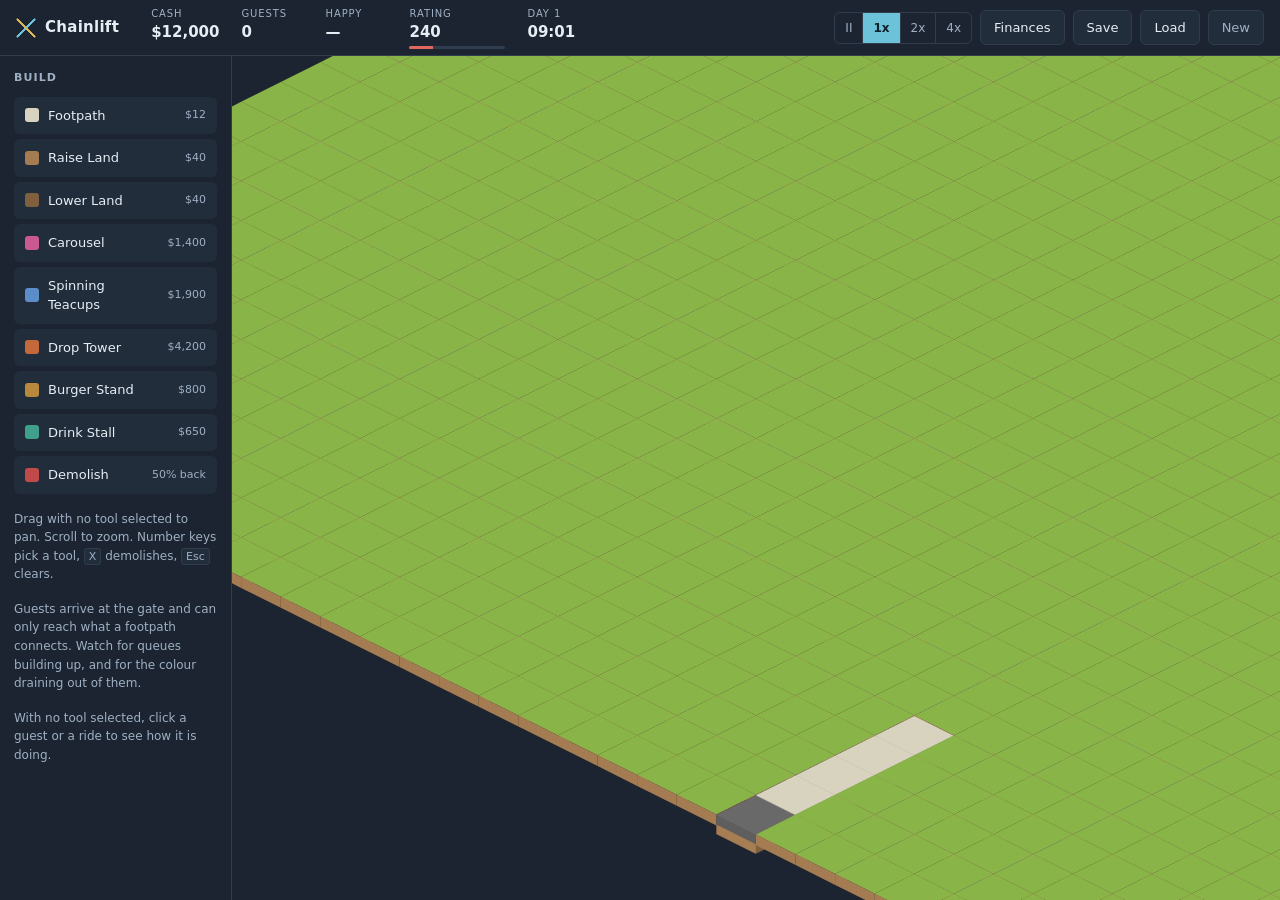
<file: index.html>
<!doctype html>
<html lang="en">
<head>
<meta charset="utf-8">
<meta name="viewport" content="width=device-width, initial-scale=1">
<title>Chainlift</title>
<meta name="description" content="Chainlift — build and run your own theme park in the browser.">
<link rel="stylesheet" href="css/chainlift.css?v=1">
</head>
<body>

<header class="topbar">
  <div class="brand">
    <span class="brand-mark" aria-hidden="true"></span>
    <span class="brand-name">Chainlift</span>
  </div>

  <div class="hud">
    <div class="hud-stat">
      <span class="hud-label">Cash</span>
      <span class="hud-value" id="hud-money">$0</span>
    </div>
    <div class="hud-stat">
      <span class="hud-label">Guests</span>
      <span class="hud-value" id="hud-guests">0</span>
    </div>
    <div class="hud-stat">
      <span class="hud-label">Happy</span>
      <span class="hud-value" id="hud-happiness">—</span>
    </div>
    <div class="hud-stat hud-stat--rating">
      <span class="hud-label">Rating</span>
      <span class="hud-value" id="hud-rating">0</span>
      <span class="hud-bar"><span class="hud-bar-fill" id="hud-rating-bar"></span></span>
    </div>
    <div class="hud-stat">
      <span class="hud-label" id="hud-day">Day 1</span>
      <span class="hud-value" id="hud-clock">09:00</span>
    </div>
  </div>

  <div class="topbar-actions">
    <div class="speed-group" role="group" aria-label="Simulation speed">
      <button type="button" data-speed="0" title="Pause (space)">II</button>
      <button type="button" data-speed="1" title="Normal speed">1x</button>
      <button type="button" data-speed="2" title="Double speed">2x</button>
      <button type="button" data-speed="4" title="Quadruple speed">4x</button>
    </div>
    <button type="button" class="btn" id="btn-finance" title="Finances (F)">Finances</button>
    <button type="button" class="btn" id="btn-save">Save</button>
    <button type="button" class="btn" id="btn-load">Load</button>
    <button type="button" class="btn btn-quiet" id="btn-new">New</button>
  </div>
</header>

<main class="layout">
  <aside class="sidebar">
    <h2 class="sidebar-title">Build</h2>
    <div id="toolbar" class="toolbar"></div>
    <p class="sidebar-hint">
      Drag with no tool selected to pan. Scroll to zoom.
      Number keys pick a tool, <kbd>X</kbd> demolishes, <kbd>Esc</kbd> clears.
    </p>
    <p class="sidebar-hint">
      Guests arrive at the gate and can only reach what a footpath connects.
      Watch for queues building up, and for the colour draining out of them.
    </p>
    <p class="sidebar-hint">
      With no tool selected, click a guest or a ride to see how it is doing.
    </p>
  </aside>

  <div class="stage-wrap">
    <canvas id="stage"></canvas>
    <aside class="inspector" id="inspector" hidden></aside>
    <div class="toast" id="toast" role="status" aria-live="polite"></div>
  </div>
</main>

<div class="overlay" id="finance" hidden></div>

<script type="module" src="js/main.js?v=4"></script>
</body>
</html>
</file>
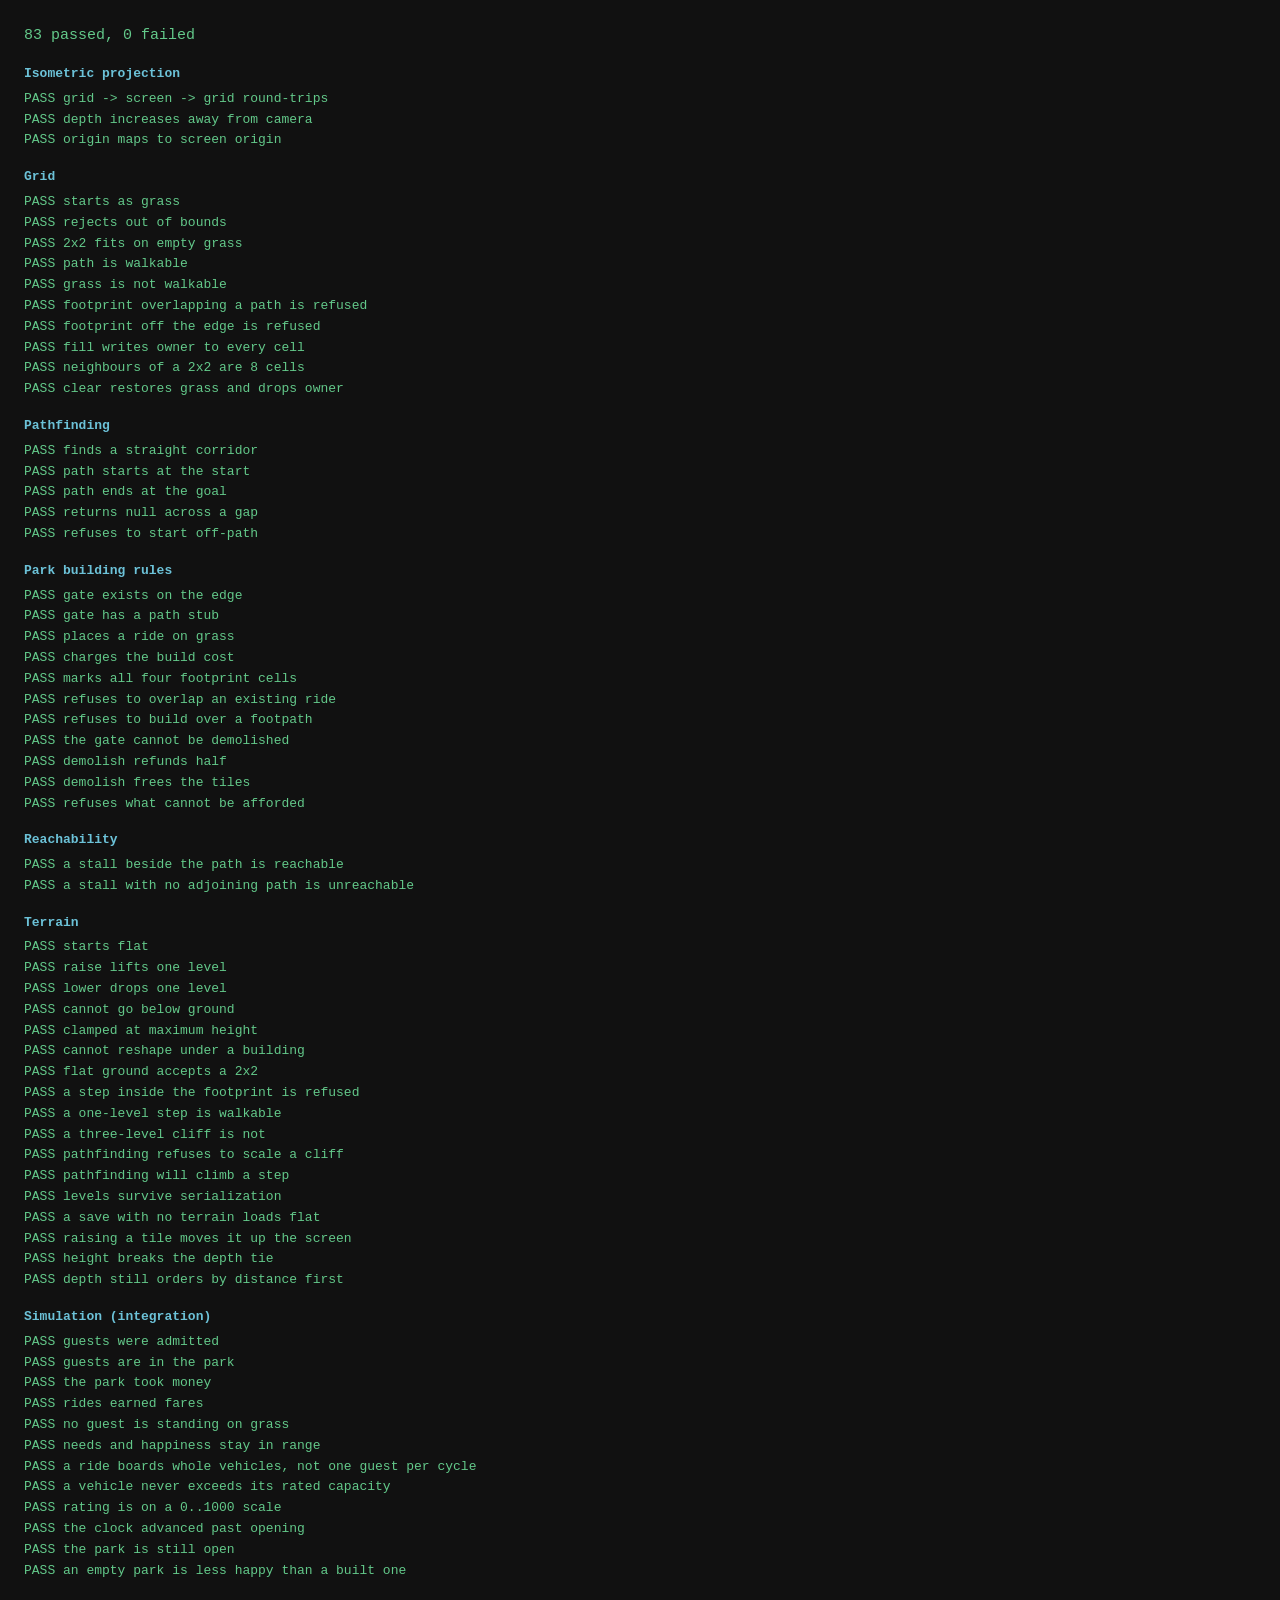
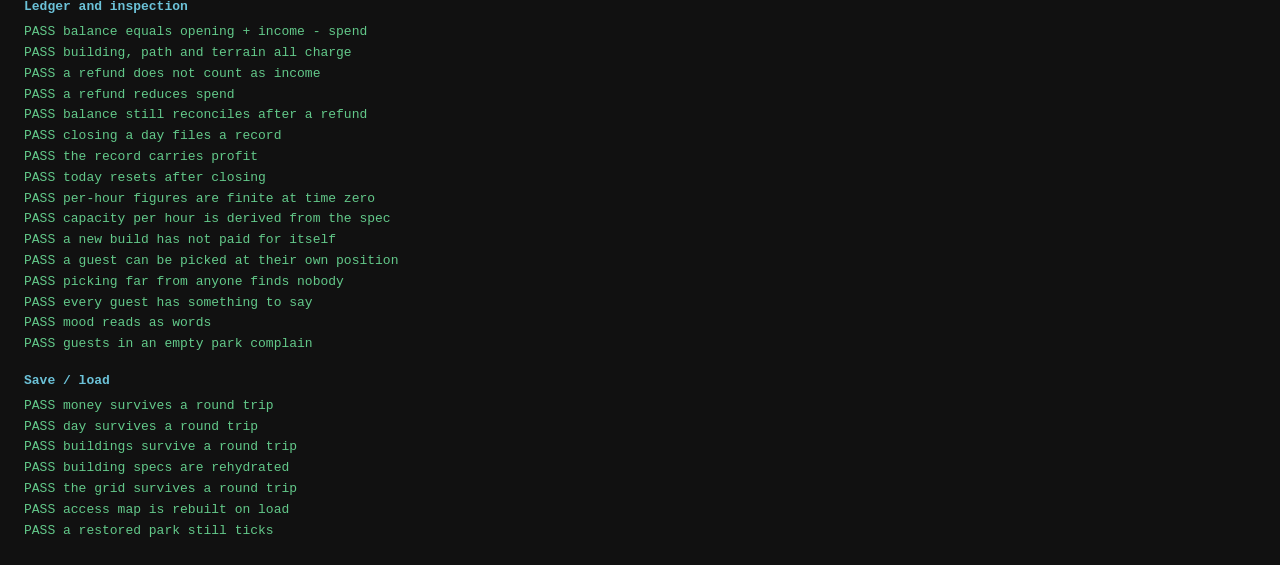
<file: tests/harness.html>
<!doctype html>
<html lang="en">
<head>
<meta charset="utf-8">
<title>Chainlift harness</title>
<style>
  body { background:#111; color:#ddd; font:13px/1.6 ui-monospace, Consolas, monospace; padding:16px; }
  .pass { color:#63c98a; }
  .fail { color:#e0685f; font-weight:700; }
  h2 { color:#6cc2d8; font-size:13px; margin:16px 0 4px; }
  #summary { font-size:15px; margin-bottom:12px; }
</style>
</head>
<body>
<div id="summary">running…</div>
<div id="out"></div>

<script type="module">
// Imports the REAL modules. Nothing is reimplemented here, so a passing
// assertion is evidence about the shipped code and not about a copy of it.
import { Grid, TILE, MAX_HEIGHT } from '../js/core/grid.js';
import { Park, GRID_SIZE } from '../js/sim/park.js';
import { findPath } from '../js/sim/pathfinding.js';
import { STATE } from '../js/sim/guests.js';
import { CATALOG, NEED } from '../js/data/catalog.js';
import { currentThought, moodLabel } from '../js/sim/thoughts.js';
import { gridToScreen, screenToGrid, depthOf } from '../js/core/iso.js';

const out = document.getElementById('out');
let passed = 0, failed = 0;

function group(name) {
  const h = document.createElement('h2');
  h.textContent = name;
  out.appendChild(h);
}

function check(label, condition, detail = '') {
  const line = document.createElement('div');
  if (condition) { passed++; line.className = 'pass'; line.textContent = 'PASS  ' + label; }
  else { failed++; line.className = 'fail'; line.textContent = 'FAIL  ' + label + (detail ? '  — ' + detail : ''); }
  out.appendChild(line);
}

// --- iso maths ---------------------------------------------------------
group('Isometric projection');
{
  const round = screenToGrid(gridToScreen(7, 11).x + 1, gridToScreen(7, 11).y + 8);
  check('grid -> screen -> grid round-trips', round.gx === 7 && round.gy === 11,
    `got ${round.gx},${round.gy}`);
  check('depth increases away from camera', depthOf(3, 3) > depthOf(1, 2));
  check('origin maps to screen origin', gridToScreen(0, 0).x === 0 && gridToScreen(0, 0).y === 0);
}

// --- grid --------------------------------------------------------------
group('Grid');
{
  const g = new Grid(10, 10);
  check('starts as grass', g.typeAt(5, 5) === TILE.GRASS);
  check('rejects out of bounds', g.typeAt(-1, 0) === null && g.typeAt(10, 0) === null);
  check('2x2 fits on empty grass', g.canPlace(2, 2, 2, 2) === true);

  g.set(3, 3, TILE.PATH);
  check('path is walkable', g.isWalkable(3, 3) === true);
  check('grass is not walkable', g.isWalkable(4, 4) === false);
  check('footprint overlapping a path is refused', g.canPlace(2, 2, 2, 2) === false);
  check('footprint off the edge is refused', g.canPlace(9, 9, 2, 2) === false);

  g.fill(6, 6, 2, 2, TILE.BUILDING, 42);
  check('fill writes owner to every cell',
    g.ownerAt(6, 6) === 42 && g.ownerAt(7, 7) === 42);
  check('neighbours of a 2x2 are 8 cells', g.neighbours(6, 6, 2, 2).length === 8,
    String(g.neighbours(6, 6, 2, 2).length));
  g.clear(6, 6, 2, 2);
  check('clear restores grass and drops owner',
    g.typeAt(6, 6) === TILE.GRASS && g.ownerAt(6, 6) === -1);
}

// --- pathfinding -------------------------------------------------------
group('Pathfinding');
{
  const g = new Grid(12, 12);
  for (let x = 1; x <= 8; x++) g.set(x, 5, TILE.PATH);
  const path = findPath(g, { gx: 1, gy: 5 }, (gx, gy) => gx === 8 && gy === 5);
  check('finds a straight corridor', path !== null && path.length === 8,
    path ? `length ${path.length}` : 'null');
  check('path starts at the start', path && path[0].gx === 1 && path[0].gy === 5);
  check('path ends at the goal', path && path[path.length - 1].gx === 8);

  g.set(5, 5, TILE.GRASS); // sever it
  const broken = findPath(g, { gx: 1, gy: 5 }, (gx, gy) => gx === 8 && gy === 5);
  check('returns null across a gap', broken === null);
  check('refuses to start off-path',
    findPath(g, { gx: 0, gy: 0 }, () => true) === null);
}

// --- park building -----------------------------------------------------
group('Park building rules');
{
  const park = new Park();
  const startMoney = park.money;
  check('gate exists on the edge', park.grid.typeAt(park.entrance.gx, park.entrance.gy) === TILE.ENTRANCE);
  check('gate has a path stub', park.grid.isWalkable(park.entrance.gx, park.entrance.gy - 1));

  const mid = Math.floor(GRID_SIZE / 2);
  const placed = park.place('carousel', mid + 1, GRID_SIZE - 4);
  check('places a ride on grass', placed.ok === true, placed.reason);
  check('charges the build cost', park.money === startMoney - CATALOG.carousel.cost,
    `money ${park.money}`);
  check('marks all four footprint cells',
    park.grid.typeAt(mid + 1, GRID_SIZE - 4) === TILE.BUILDING &&
    park.grid.typeAt(mid + 2, GRID_SIZE - 3) === TILE.BUILDING);

  const overlap = park.place('teacups', mid + 1, GRID_SIZE - 4);
  check('refuses to overlap an existing ride', overlap.ok === false);

  const onPath = park.place('teacups', mid, GRID_SIZE - 4);
  check('refuses to build over a footpath', onPath.ok === false);

  const gate = park.removeAt(park.entrance.gx, park.entrance.gy);
  check('the gate cannot be demolished', gate.ok === false);

  const before = park.money;
  const removed = park.removeAt(mid + 1, GRID_SIZE - 4);
  check('demolish refunds half', removed.ok && park.money === before + Math.floor(CATALOG.carousel.cost / 2),
    `refund ${removed.refund}`);
  check('demolish frees the tiles', park.grid.typeAt(mid + 1, GRID_SIZE - 4) === TILE.GRASS);

  const poor = new Park();
  poor.money = 10;
  check('refuses what cannot be afforded', poor.place('droptower', 5, 5).ok === false);
}

// --- access map --------------------------------------------------------
group('Reachability');
{
  const park = new Park();
  const mid = Math.floor(GRID_SIZE / 2);
  park.place('burgers', mid + 1, GRID_SIZE - 3);
  const accessCount = [...park.accessTiles.values()].flat().length;
  check('a stall beside the path is reachable', accessCount > 0, `access entries ${accessCount}`);

  const far = new Park();
  far.place('burgers', 2, 2); // nowhere near a path
  const farAccess = [...far.accessTiles.values()].flat().length;
  check('a stall with no adjoining path is unreachable', farAccess === 0, `access entries ${farAccess}`);
}

// --- terrain -----------------------------------------------------------
group('Terrain');
{
  const g = new Grid(10, 10);
  check('starts flat', g.levelAt(4, 4) === 0);

  g.reshape(4, 4, 1);
  check('raise lifts one level', g.levelAt(4, 4) === 1);
  g.reshape(4, 4, -1);
  check('lower drops one level', g.levelAt(4, 4) === 0);
  check('cannot go below ground', g.reshape(4, 4, -1) === false && g.levelAt(4, 4) === 0);

  for (let i = 0; i < MAX_HEIGHT + 3; i++) g.reshape(5, 5, 1);
  check('clamped at maximum height', g.levelAt(5, 5) === MAX_HEIGHT, String(g.levelAt(5, 5)));

  g.fill(7, 7, 1, 1, TILE.BUILDING, 3);
  check('cannot reshape under a building', g.canReshape(7, 7) === false);

  // A footprint may not straddle a slope.
  const flat = new Grid(10, 10);
  check('flat ground accepts a 2x2', flat.canPlace(2, 2, 2, 2) === true);
  flat.reshape(3, 2, 1);
  check('a step inside the footprint is refused', flat.canPlace(2, 2, 2, 2) === false);

  // Steps versus cliffs.
  const steps = new Grid(10, 10);
  for (let x = 1; x <= 6; x++) steps.set(x, 5, TILE.PATH);
  steps.setLevel(4, 5, 1);
  check('a one-level step is walkable', steps.canStep(3, 5, 4, 5) === true);
  steps.setLevel(4, 5, 3);
  check('a three-level cliff is not', steps.canStep(3, 5, 4, 5) === false);

  const blocked = findPath(steps, { gx: 1, gy: 5 }, (gx, gy) => gx === 6 && gy === 5);
  check('pathfinding refuses to scale a cliff', blocked === null);
  steps.setLevel(4, 5, 1);
  const climbed = findPath(steps, { gx: 1, gy: 5 }, (gx, gy) => gx === 6 && gy === 5);
  check('pathfinding will climb a step', climbed !== null && climbed.length === 6,
    climbed ? `length ${climbed.length}` : 'null');

  // Height must survive a round trip, and a pre-terrain save must still load.
  const round = Grid.deserialize(JSON.parse(JSON.stringify(steps.serialize())));
  check('levels survive serialization', round.levelAt(4, 5) === 1);
  const legacy = steps.serialize();
  delete legacy.level;
  const old = Grid.deserialize(JSON.parse(JSON.stringify(legacy)));
  check('a save with no terrain loads flat', old.levelAt(4, 5) === 0);

  // Elevation must move a tile up the screen and break depth ties.
  const flatPos = gridToScreen(3, 3, 0);
  const highPos = gridToScreen(3, 3, 2);
  check('raising a tile moves it up the screen', highPos.y < flatPos.y,
    `${flatPos.y} -> ${highPos.y}`);
  check('height breaks the depth tie', depthOf(3, 3, 1) > depthOf(3, 3, 0));
  check('depth still orders by distance first', depthOf(4, 4, 0) > depthOf(3, 3, 7));
}

// --- live simulation ---------------------------------------------------
group('Simulation (integration)');
{
  const park = new Park();
  const mid = Math.floor(GRID_SIZE / 2);

  // A short spine of path off the gate, with a ride and both shops on it.
  for (let i = 5; i <= 14; i++) park.grid.set(mid, GRID_SIZE - 1 - i, TILE.PATH);
  park.place('carousel', mid + 1, GRID_SIZE - 9);
  park.place('burgers', mid - 1, GRID_SIZE - 7);
  park.place('drinks', mid - 1, GRID_SIZE - 11);
  park.rebuildAccess();

  const moneyBefore = park.money;
  // 90 game minutes at the real fixed timestep. One game minute passes per
  // simulated second, so this is 90 * 30 ticks and lands at 10:30 — inside
  // opening hours. Running a whole day instead would close the park and empty
  // it, which is correct behaviour but tests nothing about a park in use.
  const TICKS_PER_GAME_MINUTE = 30;
  for (let i = 0; i < TICKS_PER_GAME_MINUTE * 90; i++) park.tick(1 / 30);

  check('guests were admitted', park.stats.admitted > 0, `admitted ${park.stats.admitted}`);
  check('guests are in the park', park.guests.length > 0, `present ${park.guests.length}`);
  check('the park took money', park.money > moneyBefore,
    `${moneyBefore} -> ${Math.round(park.money)}`);
  check('rides earned fares', park.buildings.some((b) => b.totalCustomers > 0),
    park.buildings.map((b) => `${b.spec.name}:${b.totalCustomers}`).join(' '));

  const onPaths = park.guests.every((g) => park.grid.isWalkable(g.gx, g.gy) || g.state === STATE.CONSUMING);
  check('no guest is standing on grass', onPaths);

  const sane = park.guests.every((g) =>
    g.happiness >= 0 && g.happiness <= 1 &&
    Object.values(g.needs).every((n) => n >= 0 && n <= 1));
  check('needs and happiness stay in range', sane);

  // Throughput regression. A ride serves a whole vehicle per cycle, so over
  // 90 simulated seconds a 20-second carousel must beat the one-guest-per-
  // cycle ceiling of ~4 by a wide margin. This is the exact bug the first
  // balance trace exposed: rated capacity was being ignored entirely.
  // The ceiling is derived from the shipped spec, not hardcoded. An earlier
  // version asserted "> 12", which silently became a test of demand rather
  // than of the boarding mechanism as soon as the decay and spawn rates were
  // retuned — it failed at exactly 12 while the code under test was fine.
  const carousel = park.buildings.find((b) => b.spec === CATALOG.carousel);
  const elapsedSeconds = (TICKS_PER_GAME_MINUTE * 90) / 30;
  const cycle = carousel.spec.rideSeconds + carousel.spec.loadSeconds;
  const onePerCycle = Math.ceil(elapsedSeconds / cycle);
  check('a ride boards whole vehicles, not one guest per cycle',
    carousel.totalCustomers > onePerCycle,
    `served ${carousel.totalCustomers}, one-per-cycle ceiling ${onePerCycle}`);
  check('a vehicle never exceeds its rated capacity',
    park.buildings.every((b) => b.loaded <= b.spec.capacity),
    park.buildings.map((b) => `${b.spec.name}:${b.loaded}/${b.spec.capacity}`).join(' '));

  check('rating is on a 0..1000 scale', park.rating >= 0 && park.rating <= 1000, String(park.rating));
  check('the clock advanced past opening', park.minutes > 9 * 60, park.clock);
  check('the park is still open', park.minutes < 21 * 60, park.clock);

  // A park with nothing to do should make guests miserable, not content.
  const barren = new Park();
  for (let i = 0; i < TICKS_PER_GAME_MINUTE * 90; i++) barren.tick(1 / 30);
  const barrenHappy = barren.guests.length ? barren.averageHappiness : 0;
  const builtHappy = park.averageHappiness;
  check('an empty park is less happy than a built one', barrenHappy < builtHappy,
    `barren ${barrenHappy.toFixed(2)} vs built ${builtHappy.toFixed(2)}`);
}

// --- ledger and inspection ---------------------------------------------
group('Ledger and inspection');
{
  const park = new Park();
  const opening = park.money;
  const mid = Math.floor(GRID_SIZE / 2);

  park.place('carousel', mid + 1, GRID_SIZE - 4);
  park.place('path', mid + 1, GRID_SIZE - 7);
  park.reshape(mid + 4, GRID_SIZE - 6, 1, 40);

  // The invariant that matters: the balance is exactly what was earned less
  // what was spent. Every path that moves money goes through earn/spend, so
  // if one ever bypasses them this breaks.
  check('balance equals opening + income - spend',
    Math.abs(park.money - (opening + park.stats.revenue - park.stats.spend)) < 0.001,
    `${park.money} vs ${opening + park.stats.revenue - park.stats.spend}`);

  const spentSoFar = park.stats.spend;
  check('building, path and terrain all charge',
    spentSoFar === CATALOG.carousel.cost + CATALOG.path.cost + 40, String(spentSoFar));

  // A refund reduces outgoings; it must not look like trading income.
  const revenueBefore = park.stats.revenue;
  park.removeAt(mid + 1, GRID_SIZE - 4);
  check('a refund does not count as income', park.stats.revenue === revenueBefore);
  check('a refund reduces spend', park.stats.spend < spentSoFar);
  check('balance still reconciles after a refund',
    Math.abs(park.money - (opening + park.stats.revenue - park.stats.spend)) < 0.001);

  // Closing a day files it and resets the running totals.
  park.today.revenue = 500;
  park.today.spend = 120;
  park.closeDay();
  check('closing a day files a record', park.finance.length === 1);
  check('the record carries profit', park.finance[0].profit === 380);
  check('today resets after closing', park.today.revenue === 0 && park.today.spend === 0);

  // Per-hour figures need a real elapsed time or they divide by zero.
  const p2 = new Park();
  p2.place('drinks', mid - 1, GRID_SIZE - 3);
  const stats = p2.buildingStats(p2.buildings[0]);
  check('per-hour figures are finite at time zero',
    Number.isFinite(stats.perHour) && Number.isFinite(stats.ridersPerHour),
    `${stats.perHour} / ${stats.ridersPerHour}`);
  check('capacity per hour is derived from the spec',
    stats.capacityPerHour > 0 && Number.isFinite(stats.capacityPerHour),
    String(Math.round(stats.capacityPerHour)));
  check('a new build has not paid for itself', stats.paidBack === false);

  // Guest picking, and thoughts.
  // 30 ticks per game minute. Ninety game minutes lands at 10:30, inside
  // opening hours — running 30*60*20 is twenty game HOURS, which closes the
  // park and empties it, and is correct behaviour that tests nothing here.
  const p3 = new Park();
  for (let i = 0; i < 30 * 90; i++) p3.tick(1 / 30);
  const someone = p3.guests[0];
  if (someone) {
    const found = p3.guestNear(someone.rx + 0.5, someone.ry + 0.5);
    check('a guest can be picked at their own position', found === someone);
    check('picking far from anyone finds nobody', p3.guestNear(1, 1) === null);
    const thought = currentThought(someone);
    check('every guest has something to say',
      typeof thought.text === 'string' && thought.text.length > 0, thought.text);
    check('mood reads as words', typeof moodLabel(someone.happiness) === 'string');
  } else {
    check('a guest exists to inspect', false, 'no guests spawned');
  }

  // An empty park starves its guests, and they should say so rather than
  // silently losing happiness.
  const barren = new Park();
  for (let i = 0; i < 30 * 180; i++) barren.tick(1 / 30);
  const complained = barren.guests.some((g) =>
    (g.thoughts || []).some((t) => t.tone === 'bad'));
  check('guests in an empty park complain', complained);
}

// --- persistence -------------------------------------------------------
group('Save / load');
{
  const park = new Park();
  const mid = Math.floor(GRID_SIZE / 2);
  park.place('droptower', mid + 2, GRID_SIZE - 6);
  park.place('drinks', mid - 2, GRID_SIZE - 4);
  park.money = 4321;
  park.day = 7;

  const restored = Park.deserialize(JSON.parse(JSON.stringify(park.serialize())));
  check('money survives a round trip', restored.money === 4321);
  check('day survives a round trip', restored.day === 7);
  check('buildings survive a round trip', restored.buildings.length === park.buildings.length);
  check('building specs are rehydrated', restored.buildings[0].spec === CATALOG.droptower);
  check('the grid survives a round trip',
    restored.grid.typeAt(mid + 2, GRID_SIZE - 6) === TILE.BUILDING);
  check('access map is rebuilt on load', restored.accessTiles instanceof Map);
  check('a restored park still ticks', (() => {
    try { for (let i = 0; i < 600; i++) restored.tick(1 / 30); return true; }
    catch (e) { return false; }
  })());
}

const summary = document.getElementById('summary');
summary.textContent = `${passed} passed, ${failed} failed`;
summary.className = failed === 0 ? 'pass' : 'fail';
document.title = failed === 0 ? `OK ${passed}/${passed}` : `FAIL ${failed}`;
</script>
</body>
</html>
</file>
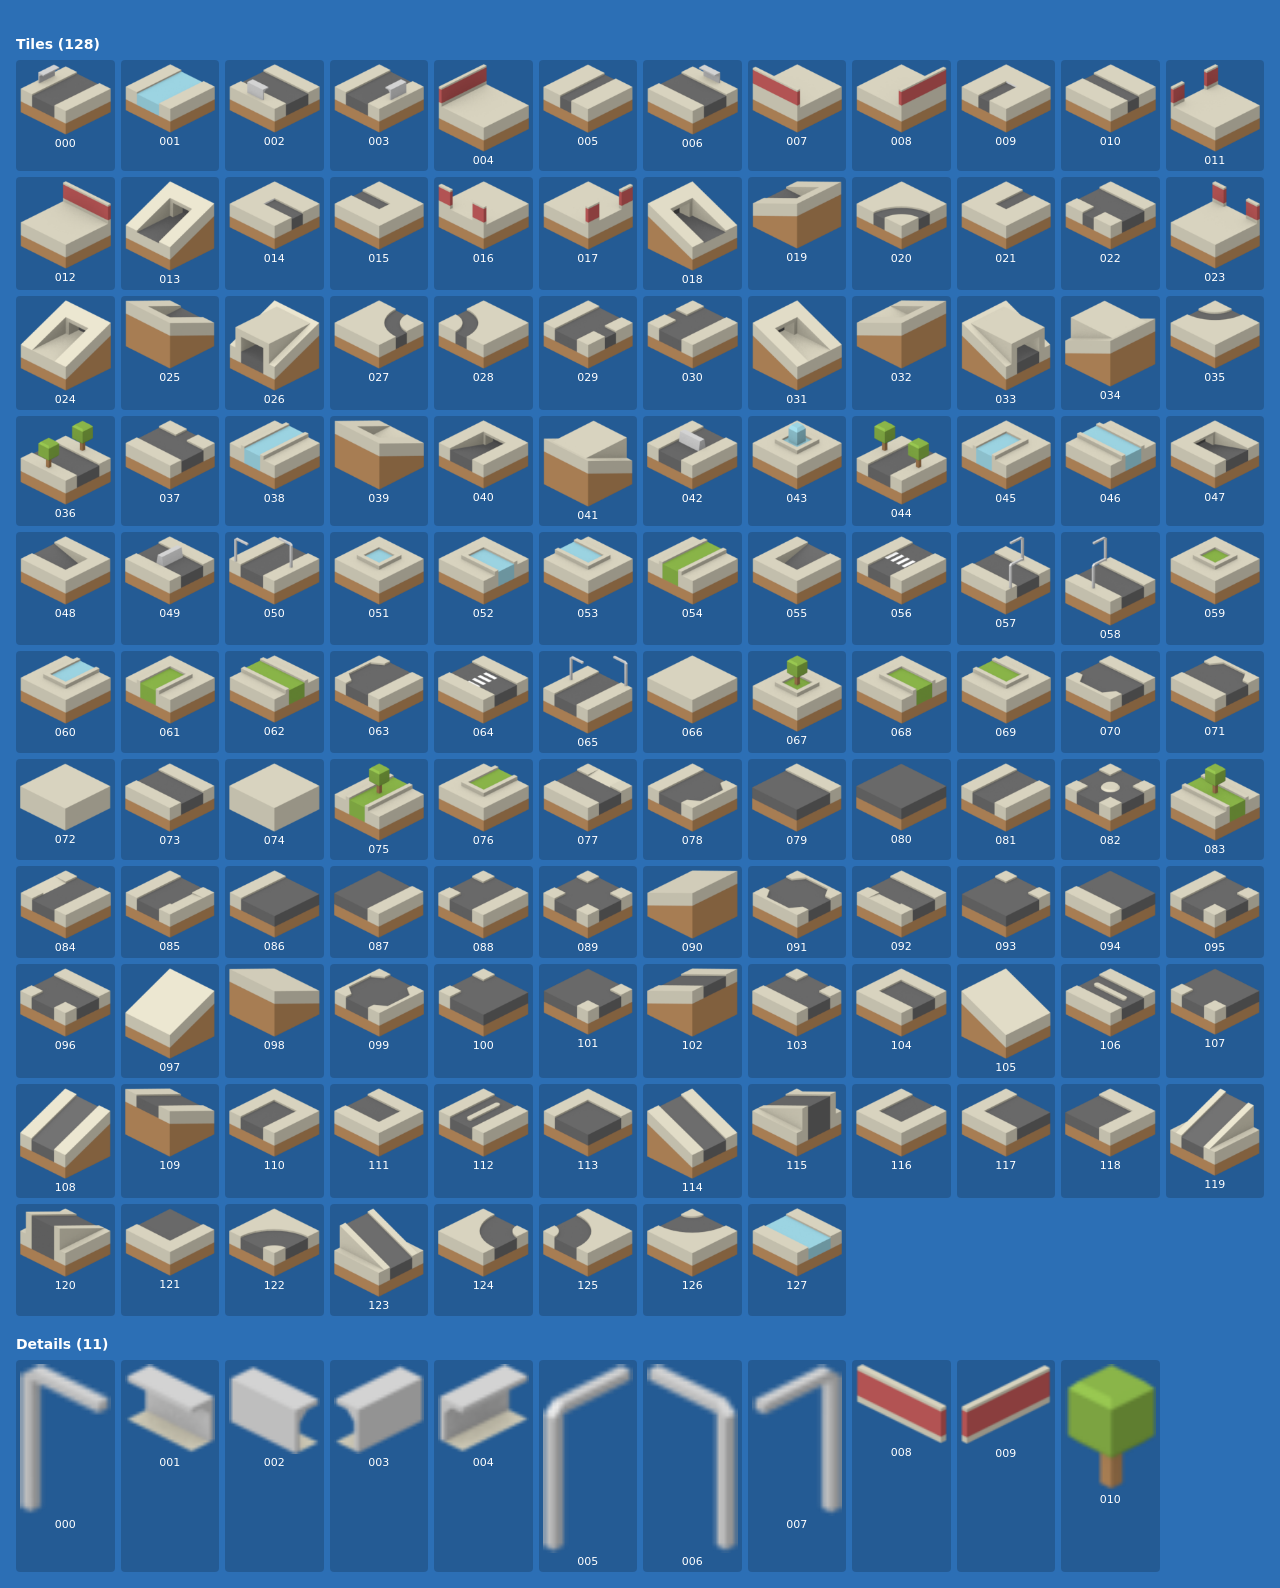
<file: tools/contact-sheet.html>
<!doctype html><html><head><meta charset='utf-8'>
<title>Kenney city tiles</title>
<style>
body { background:#2c6fb5; color:#fff; font:12px system-ui, sans-serif; margin:0; padding:16px; }
h2 { font-size:14px; margin:20px 0 8px; }
.grid { display:grid; grid-template-columns:repeat(auto-fill, minmax(96px, 1fr)); gap:6px; }
.cell { background:rgba(0,0,0,.18); border-radius:4px; padding:4px; text-align:center; }
.cell img { display:block; width:100%; height:auto; image-rendering:auto; }
.cell span { display:block; margin-top:2px; font-variant-numeric:tabular-nums; font-size:11px; }
</style></head><body>
<h2>Tiles (128)</h2>
<div class="grid">
<div class="cell"><img src="../assets/kenney-city/tiles/cityTiles_000.png" alt="000"><span>000</span></div>
<div class="cell"><img src="../assets/kenney-city/tiles/cityTiles_001.png" alt="001"><span>001</span></div>
<div class="cell"><img src="../assets/kenney-city/tiles/cityTiles_002.png" alt="002"><span>002</span></div>
<div class="cell"><img src="../assets/kenney-city/tiles/cityTiles_003.png" alt="003"><span>003</span></div>
<div class="cell"><img src="../assets/kenney-city/tiles/cityTiles_004.png" alt="004"><span>004</span></div>
<div class="cell"><img src="../assets/kenney-city/tiles/cityTiles_005.png" alt="005"><span>005</span></div>
<div class="cell"><img src="../assets/kenney-city/tiles/cityTiles_006.png" alt="006"><span>006</span></div>
<div class="cell"><img src="../assets/kenney-city/tiles/cityTiles_007.png" alt="007"><span>007</span></div>
<div class="cell"><img src="../assets/kenney-city/tiles/cityTiles_008.png" alt="008"><span>008</span></div>
<div class="cell"><img src="../assets/kenney-city/tiles/cityTiles_009.png" alt="009"><span>009</span></div>
<div class="cell"><img src="../assets/kenney-city/tiles/cityTiles_010.png" alt="010"><span>010</span></div>
<div class="cell"><img src="../assets/kenney-city/tiles/cityTiles_011.png" alt="011"><span>011</span></div>
<div class="cell"><img src="../assets/kenney-city/tiles/cityTiles_012.png" alt="012"><span>012</span></div>
<div class="cell"><img src="../assets/kenney-city/tiles/cityTiles_013.png" alt="013"><span>013</span></div>
<div class="cell"><img src="../assets/kenney-city/tiles/cityTiles_014.png" alt="014"><span>014</span></div>
<div class="cell"><img src="../assets/kenney-city/tiles/cityTiles_015.png" alt="015"><span>015</span></div>
<div class="cell"><img src="../assets/kenney-city/tiles/cityTiles_016.png" alt="016"><span>016</span></div>
<div class="cell"><img src="../assets/kenney-city/tiles/cityTiles_017.png" alt="017"><span>017</span></div>
<div class="cell"><img src="../assets/kenney-city/tiles/cityTiles_018.png" alt="018"><span>018</span></div>
<div class="cell"><img src="../assets/kenney-city/tiles/cityTiles_019.png" alt="019"><span>019</span></div>
<div class="cell"><img src="../assets/kenney-city/tiles/cityTiles_020.png" alt="020"><span>020</span></div>
<div class="cell"><img src="../assets/kenney-city/tiles/cityTiles_021.png" alt="021"><span>021</span></div>
<div class="cell"><img src="../assets/kenney-city/tiles/cityTiles_022.png" alt="022"><span>022</span></div>
<div class="cell"><img src="../assets/kenney-city/tiles/cityTiles_023.png" alt="023"><span>023</span></div>
<div class="cell"><img src="../assets/kenney-city/tiles/cityTiles_024.png" alt="024"><span>024</span></div>
<div class="cell"><img src="../assets/kenney-city/tiles/cityTiles_025.png" alt="025"><span>025</span></div>
<div class="cell"><img src="../assets/kenney-city/tiles/cityTiles_026.png" alt="026"><span>026</span></div>
<div class="cell"><img src="../assets/kenney-city/tiles/cityTiles_027.png" alt="027"><span>027</span></div>
<div class="cell"><img src="../assets/kenney-city/tiles/cityTiles_028.png" alt="028"><span>028</span></div>
<div class="cell"><img src="../assets/kenney-city/tiles/cityTiles_029.png" alt="029"><span>029</span></div>
<div class="cell"><img src="../assets/kenney-city/tiles/cityTiles_030.png" alt="030"><span>030</span></div>
<div class="cell"><img src="../assets/kenney-city/tiles/cityTiles_031.png" alt="031"><span>031</span></div>
<div class="cell"><img src="../assets/kenney-city/tiles/cityTiles_032.png" alt="032"><span>032</span></div>
<div class="cell"><img src="../assets/kenney-city/tiles/cityTiles_033.png" alt="033"><span>033</span></div>
<div class="cell"><img src="../assets/kenney-city/tiles/cityTiles_034.png" alt="034"><span>034</span></div>
<div class="cell"><img src="../assets/kenney-city/tiles/cityTiles_035.png" alt="035"><span>035</span></div>
<div class="cell"><img src="../assets/kenney-city/tiles/cityTiles_036.png" alt="036"><span>036</span></div>
<div class="cell"><img src="../assets/kenney-city/tiles/cityTiles_037.png" alt="037"><span>037</span></div>
<div class="cell"><img src="../assets/kenney-city/tiles/cityTiles_038.png" alt="038"><span>038</span></div>
<div class="cell"><img src="../assets/kenney-city/tiles/cityTiles_039.png" alt="039"><span>039</span></div>
<div class="cell"><img src="../assets/kenney-city/tiles/cityTiles_040.png" alt="040"><span>040</span></div>
<div class="cell"><img src="../assets/kenney-city/tiles/cityTiles_041.png" alt="041"><span>041</span></div>
<div class="cell"><img src="../assets/kenney-city/tiles/cityTiles_042.png" alt="042"><span>042</span></div>
<div class="cell"><img src="../assets/kenney-city/tiles/cityTiles_043.png" alt="043"><span>043</span></div>
<div class="cell"><img src="../assets/kenney-city/tiles/cityTiles_044.png" alt="044"><span>044</span></div>
<div class="cell"><img src="../assets/kenney-city/tiles/cityTiles_045.png" alt="045"><span>045</span></div>
<div class="cell"><img src="../assets/kenney-city/tiles/cityTiles_046.png" alt="046"><span>046</span></div>
<div class="cell"><img src="../assets/kenney-city/tiles/cityTiles_047.png" alt="047"><span>047</span></div>
<div class="cell"><img src="../assets/kenney-city/tiles/cityTiles_048.png" alt="048"><span>048</span></div>
<div class="cell"><img src="../assets/kenney-city/tiles/cityTiles_049.png" alt="049"><span>049</span></div>
<div class="cell"><img src="../assets/kenney-city/tiles/cityTiles_050.png" alt="050"><span>050</span></div>
<div class="cell"><img src="../assets/kenney-city/tiles/cityTiles_051.png" alt="051"><span>051</span></div>
<div class="cell"><img src="../assets/kenney-city/tiles/cityTiles_052.png" alt="052"><span>052</span></div>
<div class="cell"><img src="../assets/kenney-city/tiles/cityTiles_053.png" alt="053"><span>053</span></div>
<div class="cell"><img src="../assets/kenney-city/tiles/cityTiles_054.png" alt="054"><span>054</span></div>
<div class="cell"><img src="../assets/kenney-city/tiles/cityTiles_055.png" alt="055"><span>055</span></div>
<div class="cell"><img src="../assets/kenney-city/tiles/cityTiles_056.png" alt="056"><span>056</span></div>
<div class="cell"><img src="../assets/kenney-city/tiles/cityTiles_057.png" alt="057"><span>057</span></div>
<div class="cell"><img src="../assets/kenney-city/tiles/cityTiles_058.png" alt="058"><span>058</span></div>
<div class="cell"><img src="../assets/kenney-city/tiles/cityTiles_059.png" alt="059"><span>059</span></div>
<div class="cell"><img src="../assets/kenney-city/tiles/cityTiles_060.png" alt="060"><span>060</span></div>
<div class="cell"><img src="../assets/kenney-city/tiles/cityTiles_061.png" alt="061"><span>061</span></div>
<div class="cell"><img src="../assets/kenney-city/tiles/cityTiles_062.png" alt="062"><span>062</span></div>
<div class="cell"><img src="../assets/kenney-city/tiles/cityTiles_063.png" alt="063"><span>063</span></div>
<div class="cell"><img src="../assets/kenney-city/tiles/cityTiles_064.png" alt="064"><span>064</span></div>
<div class="cell"><img src="../assets/kenney-city/tiles/cityTiles_065.png" alt="065"><span>065</span></div>
<div class="cell"><img src="../assets/kenney-city/tiles/cityTiles_066.png" alt="066"><span>066</span></div>
<div class="cell"><img src="../assets/kenney-city/tiles/cityTiles_067.png" alt="067"><span>067</span></div>
<div class="cell"><img src="../assets/kenney-city/tiles/cityTiles_068.png" alt="068"><span>068</span></div>
<div class="cell"><img src="../assets/kenney-city/tiles/cityTiles_069.png" alt="069"><span>069</span></div>
<div class="cell"><img src="../assets/kenney-city/tiles/cityTiles_070.png" alt="070"><span>070</span></div>
<div class="cell"><img src="../assets/kenney-city/tiles/cityTiles_071.png" alt="071"><span>071</span></div>
<div class="cell"><img src="../assets/kenney-city/tiles/cityTiles_072.png" alt="072"><span>072</span></div>
<div class="cell"><img src="../assets/kenney-city/tiles/cityTiles_073.png" alt="073"><span>073</span></div>
<div class="cell"><img src="../assets/kenney-city/tiles/cityTiles_074.png" alt="074"><span>074</span></div>
<div class="cell"><img src="../assets/kenney-city/tiles/cityTiles_075.png" alt="075"><span>075</span></div>
<div class="cell"><img src="../assets/kenney-city/tiles/cityTiles_076.png" alt="076"><span>076</span></div>
<div class="cell"><img src="../assets/kenney-city/tiles/cityTiles_077.png" alt="077"><span>077</span></div>
<div class="cell"><img src="../assets/kenney-city/tiles/cityTiles_078.png" alt="078"><span>078</span></div>
<div class="cell"><img src="../assets/kenney-city/tiles/cityTiles_079.png" alt="079"><span>079</span></div>
<div class="cell"><img src="../assets/kenney-city/tiles/cityTiles_080.png" alt="080"><span>080</span></div>
<div class="cell"><img src="../assets/kenney-city/tiles/cityTiles_081.png" alt="081"><span>081</span></div>
<div class="cell"><img src="../assets/kenney-city/tiles/cityTiles_082.png" alt="082"><span>082</span></div>
<div class="cell"><img src="../assets/kenney-city/tiles/cityTiles_083.png" alt="083"><span>083</span></div>
<div class="cell"><img src="../assets/kenney-city/tiles/cityTiles_084.png" alt="084"><span>084</span></div>
<div class="cell"><img src="../assets/kenney-city/tiles/cityTiles_085.png" alt="085"><span>085</span></div>
<div class="cell"><img src="../assets/kenney-city/tiles/cityTiles_086.png" alt="086"><span>086</span></div>
<div class="cell"><img src="../assets/kenney-city/tiles/cityTiles_087.png" alt="087"><span>087</span></div>
<div class="cell"><img src="../assets/kenney-city/tiles/cityTiles_088.png" alt="088"><span>088</span></div>
<div class="cell"><img src="../assets/kenney-city/tiles/cityTiles_089.png" alt="089"><span>089</span></div>
<div class="cell"><img src="../assets/kenney-city/tiles/cityTiles_090.png" alt="090"><span>090</span></div>
<div class="cell"><img src="../assets/kenney-city/tiles/cityTiles_091.png" alt="091"><span>091</span></div>
<div class="cell"><img src="../assets/kenney-city/tiles/cityTiles_092.png" alt="092"><span>092</span></div>
<div class="cell"><img src="../assets/kenney-city/tiles/cityTiles_093.png" alt="093"><span>093</span></div>
<div class="cell"><img src="../assets/kenney-city/tiles/cityTiles_094.png" alt="094"><span>094</span></div>
<div class="cell"><img src="../assets/kenney-city/tiles/cityTiles_095.png" alt="095"><span>095</span></div>
<div class="cell"><img src="../assets/kenney-city/tiles/cityTiles_096.png" alt="096"><span>096</span></div>
<div class="cell"><img src="../assets/kenney-city/tiles/cityTiles_097.png" alt="097"><span>097</span></div>
<div class="cell"><img src="../assets/kenney-city/tiles/cityTiles_098.png" alt="098"><span>098</span></div>
<div class="cell"><img src="../assets/kenney-city/tiles/cityTiles_099.png" alt="099"><span>099</span></div>
<div class="cell"><img src="../assets/kenney-city/tiles/cityTiles_100.png" alt="100"><span>100</span></div>
<div class="cell"><img src="../assets/kenney-city/tiles/cityTiles_101.png" alt="101"><span>101</span></div>
<div class="cell"><img src="../assets/kenney-city/tiles/cityTiles_102.png" alt="102"><span>102</span></div>
<div class="cell"><img src="../assets/kenney-city/tiles/cityTiles_103.png" alt="103"><span>103</span></div>
<div class="cell"><img src="../assets/kenney-city/tiles/cityTiles_104.png" alt="104"><span>104</span></div>
<div class="cell"><img src="../assets/kenney-city/tiles/cityTiles_105.png" alt="105"><span>105</span></div>
<div class="cell"><img src="../assets/kenney-city/tiles/cityTiles_106.png" alt="106"><span>106</span></div>
<div class="cell"><img src="../assets/kenney-city/tiles/cityTiles_107.png" alt="107"><span>107</span></div>
<div class="cell"><img src="../assets/kenney-city/tiles/cityTiles_108.png" alt="108"><span>108</span></div>
<div class="cell"><img src="../assets/kenney-city/tiles/cityTiles_109.png" alt="109"><span>109</span></div>
<div class="cell"><img src="../assets/kenney-city/tiles/cityTiles_110.png" alt="110"><span>110</span></div>
<div class="cell"><img src="../assets/kenney-city/tiles/cityTiles_111.png" alt="111"><span>111</span></div>
<div class="cell"><img src="../assets/kenney-city/tiles/cityTiles_112.png" alt="112"><span>112</span></div>
<div class="cell"><img src="../assets/kenney-city/tiles/cityTiles_113.png" alt="113"><span>113</span></div>
<div class="cell"><img src="../assets/kenney-city/tiles/cityTiles_114.png" alt="114"><span>114</span></div>
<div class="cell"><img src="../assets/kenney-city/tiles/cityTiles_115.png" alt="115"><span>115</span></div>
<div class="cell"><img src="../assets/kenney-city/tiles/cityTiles_116.png" alt="116"><span>116</span></div>
<div class="cell"><img src="../assets/kenney-city/tiles/cityTiles_117.png" alt="117"><span>117</span></div>
<div class="cell"><img src="../assets/kenney-city/tiles/cityTiles_118.png" alt="118"><span>118</span></div>
<div class="cell"><img src="../assets/kenney-city/tiles/cityTiles_119.png" alt="119"><span>119</span></div>
<div class="cell"><img src="../assets/kenney-city/tiles/cityTiles_120.png" alt="120"><span>120</span></div>
<div class="cell"><img src="../assets/kenney-city/tiles/cityTiles_121.png" alt="121"><span>121</span></div>
<div class="cell"><img src="../assets/kenney-city/tiles/cityTiles_122.png" alt="122"><span>122</span></div>
<div class="cell"><img src="../assets/kenney-city/tiles/cityTiles_123.png" alt="123"><span>123</span></div>
<div class="cell"><img src="../assets/kenney-city/tiles/cityTiles_124.png" alt="124"><span>124</span></div>
<div class="cell"><img src="../assets/kenney-city/tiles/cityTiles_125.png" alt="125"><span>125</span></div>
<div class="cell"><img src="../assets/kenney-city/tiles/cityTiles_126.png" alt="126"><span>126</span></div>
<div class="cell"><img src="../assets/kenney-city/tiles/cityTiles_127.png" alt="127"><span>127</span></div>
</div>
<h2>Details (11)</h2>
<div class="grid">
<div class="cell"><img src="../assets/kenney-city/details/cityDetails_000.png" alt="000"><span>000</span></div>
<div class="cell"><img src="../assets/kenney-city/details/cityDetails_001.png" alt="001"><span>001</span></div>
<div class="cell"><img src="../assets/kenney-city/details/cityDetails_002.png" alt="002"><span>002</span></div>
<div class="cell"><img src="../assets/kenney-city/details/cityDetails_003.png" alt="003"><span>003</span></div>
<div class="cell"><img src="../assets/kenney-city/details/cityDetails_004.png" alt="004"><span>004</span></div>
<div class="cell"><img src="../assets/kenney-city/details/cityDetails_005.png" alt="005"><span>005</span></div>
<div class="cell"><img src="../assets/kenney-city/details/cityDetails_006.png" alt="006"><span>006</span></div>
<div class="cell"><img src="../assets/kenney-city/details/cityDetails_007.png" alt="007"><span>007</span></div>
<div class="cell"><img src="../assets/kenney-city/details/cityDetails_008.png" alt="008"><span>008</span></div>
<div class="cell"><img src="../assets/kenney-city/details/cityDetails_009.png" alt="009"><span>009</span></div>
<div class="cell"><img src="../assets/kenney-city/details/cityDetails_010.png" alt="010"><span>010</span></div>
</div>
</body></html>
</file>
<file: css/chainlift.css>
/* Chainlift — dark operations-console look. One stylesheet, no build step. */

:root {
  --bg: #131a24;
  --panel: #1b2430;
  --panel-2: #222d3b;
  --line: #2f3d4e;
  --text: #e6edf5;
  --text-dim: #9fb0c4;
  --accent: #6cc2d8;
  --gold: #d8b45a;
  --good: #63c98a;
  --warn: #e8a25c;
  --bad: #e0685f;
}

* { box-sizing: border-box; }

html, body {
  height: 100%;
  margin: 0;
}

body {
  background: var(--bg);
  color: var(--text);
  font: 14px/1.5 system-ui, -apple-system, "Segoe UI", sans-serif;
  display: flex;
  flex-direction: column;
  overflow: hidden;
}

/* --- top bar ---------------------------------------------------------- */

.topbar {
  display: flex;
  align-items: center;
  gap: 24px;
  padding: 0 16px;
  height: 56px;
  flex: 0 0 auto;
  background: var(--panel);
  border-bottom: 1px solid var(--line);
}

.brand {
  display: flex;
  align-items: center;
  gap: 9px;
  font-weight: 600;
  letter-spacing: 0.02em;
}

/* A chain-lift hill: the shape the name refers to. */
.brand-mark {
  width: 20px;
  height: 20px;
  background:
    linear-gradient(45deg, transparent 46%, var(--gold) 46% 54%, transparent 54%),
    linear-gradient(-45deg, transparent 46%, var(--accent) 46% 54%, transparent 54%);
  border-radius: 3px;
}

.brand-name { font-size: 15px; }

.hud {
  display: flex;
  gap: 22px;
  margin-left: 8px;
}

.hud-stat {
  display: flex;
  flex-direction: column;
  min-width: 62px;
}

.hud-label {
  font-size: 10px;
  text-transform: uppercase;
  letter-spacing: 0.09em;
  color: var(--text-dim);
}

.hud-value {
  font-variant-numeric: tabular-nums;
  font-weight: 600;
  font-size: 15px;
}

.hud-value.is-negative { color: var(--bad); }

.hud-stat--rating { min-width: 96px; }

.hud-bar {
  display: block;
  height: 3px;
  margin-top: 3px;
  background: var(--line);
  border-radius: 2px;
  overflow: hidden;
}

.hud-bar-fill {
  display: block;
  height: 100%;
  width: 0;
  background: var(--accent);
  transition: width 0.4s ease;
}

.hud-bar-fill.is-poor { background: var(--bad); }
.hud-bar-fill.is-good { background: var(--good); }

.topbar-actions {
  display: flex;
  align-items: center;
  gap: 8px;
  margin-left: auto;
}

.speed-group {
  display: flex;
  border: 1px solid var(--line);
  border-radius: 6px;
  overflow: hidden;
}

.speed-group button {
  background: transparent;
  border: 0;
  border-right: 1px solid var(--line);
  color: var(--text-dim);
  padding: 6px 10px;
  font: inherit;
  font-size: 12px;
  cursor: pointer;
}

.speed-group button:last-child { border-right: 0; }
.speed-group button:hover { background: var(--panel-2); color: var(--text); }
.speed-group button.is-active { background: var(--accent); color: #10202a; font-weight: 600; }

.btn {
  background: var(--panel-2);
  border: 1px solid var(--line);
  color: var(--text);
  border-radius: 6px;
  padding: 7px 13px;
  font: inherit;
  font-size: 13px;
  cursor: pointer;
}

.btn:hover { border-color: var(--accent); }
.btn-quiet { color: var(--text-dim); }

/* --- layout ----------------------------------------------------------- */

.layout {
  flex: 1 1 auto;
  display: flex;
  min-height: 0;
}

.sidebar {
  flex: 0 0 232px;
  background: var(--panel);
  border-right: 1px solid var(--line);
  padding: 14px;
  overflow-y: auto;
}

.sidebar-title {
  margin: 0 0 10px;
  font-size: 11px;
  text-transform: uppercase;
  letter-spacing: 0.1em;
  color: var(--text-dim);
  font-weight: 600;
}

.toolbar {
  display: flex;
  flex-direction: column;
  gap: 5px;
}

.tool {
  display: grid;
  grid-template-columns: 14px 1fr auto;
  align-items: center;
  gap: 9px;
  background: var(--panel-2);
  border: 1px solid transparent;
  border-radius: 6px;
  padding: 8px 10px;
  color: var(--text);
  font: inherit;
  font-size: 13px;
  text-align: left;
  cursor: pointer;
}

.tool:hover { border-color: var(--line); }
.tool.is-active {
  border-color: var(--accent);
  background: color-mix(in srgb, var(--accent) 16%, var(--panel-2));
}

.tool-swatch {
  width: 14px;
  height: 14px;
  border-radius: 3px;
  background: var(--swatch);
}

.tool-cost {
  font-size: 11px;
  color: var(--text-dim);
  font-variant-numeric: tabular-nums;
}

.tool.is-active .tool-cost { color: var(--text); }

.sidebar-hint {
  margin: 16px 0 0;
  font-size: 12px;
  line-height: 1.55;
  color: var(--text-dim);
}

kbd {
  background: var(--panel-2);
  border: 1px solid var(--line);
  border-radius: 3px;
  padding: 1px 4px;
  font: inherit;
  font-size: 11px;
}

/* --- stage ------------------------------------------------------------ */

.stage-wrap {
  position: relative;
  flex: 1 1 auto;
  min-width: 0;
}

#stage {
  display: block;
  width: 100%;
  height: 100%;
  cursor: crosshair;
}

#stage.is-panning { cursor: grabbing; }

.toast {
  position: absolute;
  left: 50%;
  bottom: 24px;
  transform: translate(-50%, 8px);
  background: var(--panel);
  border: 1px solid var(--line);
  border-radius: 7px;
  padding: 9px 16px;
  font-size: 13px;
  opacity: 0;
  pointer-events: none;
  transition: opacity 0.18s ease, transform 0.18s ease;
  max-width: 70%;
}

.toast.is-visible {
  opacity: 1;
  transform: translate(-50%, 0);
}

.toast[data-tone="good"] { border-color: var(--good); }
.toast[data-tone="warn"] { border-color: var(--warn); }

/* --- inspector and finance -------------------------------------------- */

.inspector {
  position: absolute;
  top: 14px;
  right: 14px;
  width: 268px;
  max-height: calc(100% - 28px);
  overflow-y: auto;
  background: color-mix(in srgb, var(--panel) 94%, transparent);
  border: 1px solid var(--line);
  border-radius: 9px;
  padding: 13px 14px;
  backdrop-filter: blur(3px);
}

.panel-head {
  display: flex;
  align-items: flex-start;
  justify-content: space-between;
  gap: 10px;
  margin-bottom: 10px;
}

.panel-eyebrow {
  display: block;
  font-size: 10px;
  text-transform: uppercase;
  letter-spacing: 0.09em;
  color: var(--text-dim);
}

.panel-title { margin: 1px 0 0; font-size: 16px; }

.panel-close {
  background: none;
  border: 0;
  color: var(--text-dim);
  font-size: 20px;
  line-height: 1;
  cursor: pointer;
  padding: 0 2px;
}

.panel-close:hover { color: var(--text); }

.panel-sub {
  margin: 14px 0 6px;
  font-size: 10px;
  text-transform: uppercase;
  letter-spacing: 0.09em;
  color: var(--text-dim);
}

.thought {
  margin: 0 0 12px;
  padding: 9px 11px;
  background: var(--panel-2);
  border-left: 3px solid var(--accent);
  border-radius: 0 5px 5px 0;
  font-size: 13px;
  line-height: 1.45;
}

.thought[data-tone="good"] { border-left-color: var(--good); }
.thought[data-tone="bad"] { border-left-color: var(--bad); }

.thought-log { margin: 0; padding-left: 15px; font-size: 12px; color: var(--text-dim); }
.thought-log li { margin-bottom: 3px; }
.thought-log li[data-tone="good"] { color: var(--good); }
.thought-log li[data-tone="bad"] { color: var(--warn); }

.meter {
  display: grid;
  grid-template-columns: 58px 1fr 34px;
  align-items: center;
  gap: 7px;
  margin-bottom: 5px;
  font-size: 11px;
}

.meter-label { color: var(--text-dim); }
.meter-value { text-align: right; font-variant-numeric: tabular-nums; }

.meter-track {
  height: 6px;
  background: var(--line);
  border-radius: 3px;
  overflow: hidden;
}

.meter-fill { display: block; height: 100%; background: var(--accent); }
.meter-fill[data-tone="good"] { background: var(--good); }
.meter-fill[data-tone="warn"] { background: var(--warn); }
.meter-fill[data-tone="bad"] { background: var(--bad); }

.facts {
  display: grid;
  grid-template-columns: 1fr 1fr;
  gap: 5px 12px;
  margin: 12px 0 0;
  font-size: 12px;
}

.facts--wide { grid-template-columns: repeat(4, 1fr); }
.facts dt { color: var(--text-dim); font-size: 10px; text-transform: uppercase; letter-spacing: 0.06em; }
.facts dd { margin: 1px 0 0; font-variant-numeric: tabular-nums; font-weight: 600; }

.payback { margin: 11px 0 0; font-size: 12px; color: var(--warn); }
.payback.is-good { color: var(--good); }

.empty { font-size: 12px; color: var(--text-dim); margin: 4px 0 0; }

.overlay {
  position: fixed;
  inset: 0;
  background: rgba(9, 13, 19, 0.6);
  display: flex;
  align-items: center;
  justify-content: center;
  z-index: 20;
  padding: 24px;
}

.overlay[hidden] { display: none; }

.sheet {
  background: var(--panel);
  border: 1px solid var(--line);
  border-radius: 11px;
  padding: 18px 20px;
  width: min(620px, 100%);
  max-height: 100%;
  overflow-y: auto;
}

/* Hand-built bar chart. No chart library in this project. */
.chart {
  display: flex;
  align-items: flex-end;
  gap: 6px;
  height: 116px;
  padding: 6px 2px;
  border-bottom: 1px solid var(--line);
}

.chart-col {
  flex: 1 1 0;
  display: flex;
  align-items: flex-end;
  justify-content: center;
  gap: 2px;
  height: 100%;
}

.chart-bar { display: block; width: 7px; border-radius: 2px 2px 0 0; min-height: 2px; }
.chart-bar.is-income { background: var(--good); }
.chart-bar.is-spend { background: var(--warn); }

.chart-axis {
  display: flex;
  gap: 6px;
  margin-top: 4px;
  font-size: 10px;
  color: var(--text-dim);
}

.chart-axis span { flex: 1 1 0; text-align: center; font-variant-numeric: tabular-nums; }

.chart-key { display: flex; gap: 14px; margin-top: 9px; font-size: 11px; color: var(--text-dim); }
.chart-key i { display: inline-block; width: 9px; height: 9px; border-radius: 2px; margin-right: 5px; }
.chart-key i.is-income { background: var(--good); }
.chart-key i.is-spend { background: var(--warn); }

.ledger { width: 100%; border-collapse: collapse; font-size: 12px; }
.ledger th {
  text-align: left;
  font-size: 10px;
  text-transform: uppercase;
  letter-spacing: 0.07em;
  color: var(--text-dim);
  padding: 4px 6px;
  border-bottom: 1px solid var(--line);
}
.ledger td { padding: 5px 6px; border-bottom: 1px solid rgba(47,61,78,0.5); font-variant-numeric: tabular-nums; }
.ledger td:first-child { font-variant-numeric: normal; }
.ledger tr:last-child td { border-bottom: 0; }

.tag {
  font-size: 9px;
  text-transform: uppercase;
  letter-spacing: 0.06em;
  color: var(--warn);
  border: 1px solid currentColor;
  border-radius: 3px;
  padding: 0 3px;
}

@media (max-width: 860px) {
  .inspector { width: 218px; }
  .facts--wide { grid-template-columns: repeat(2, 1fr); }
}

/* Every control here is a button, so keyboard focus needs to be visible.
   Offset rather than inset so the ring reads against the panel behind it. */
:focus-visible {
  outline: 2px solid var(--accent);
  outline-offset: 2px;
  border-radius: 4px;
}

#stage:focus-visible { outline-offset: -3px; }

@media (prefers-reduced-motion: reduce) {
  .toast, .hud-bar-fill { transition: none; }
}

@media (max-width: 860px) {
  .hud { gap: 14px; }
  .hud-stat { min-width: 52px; }
  .sidebar { flex-basis: 180px; }
}
</file>
